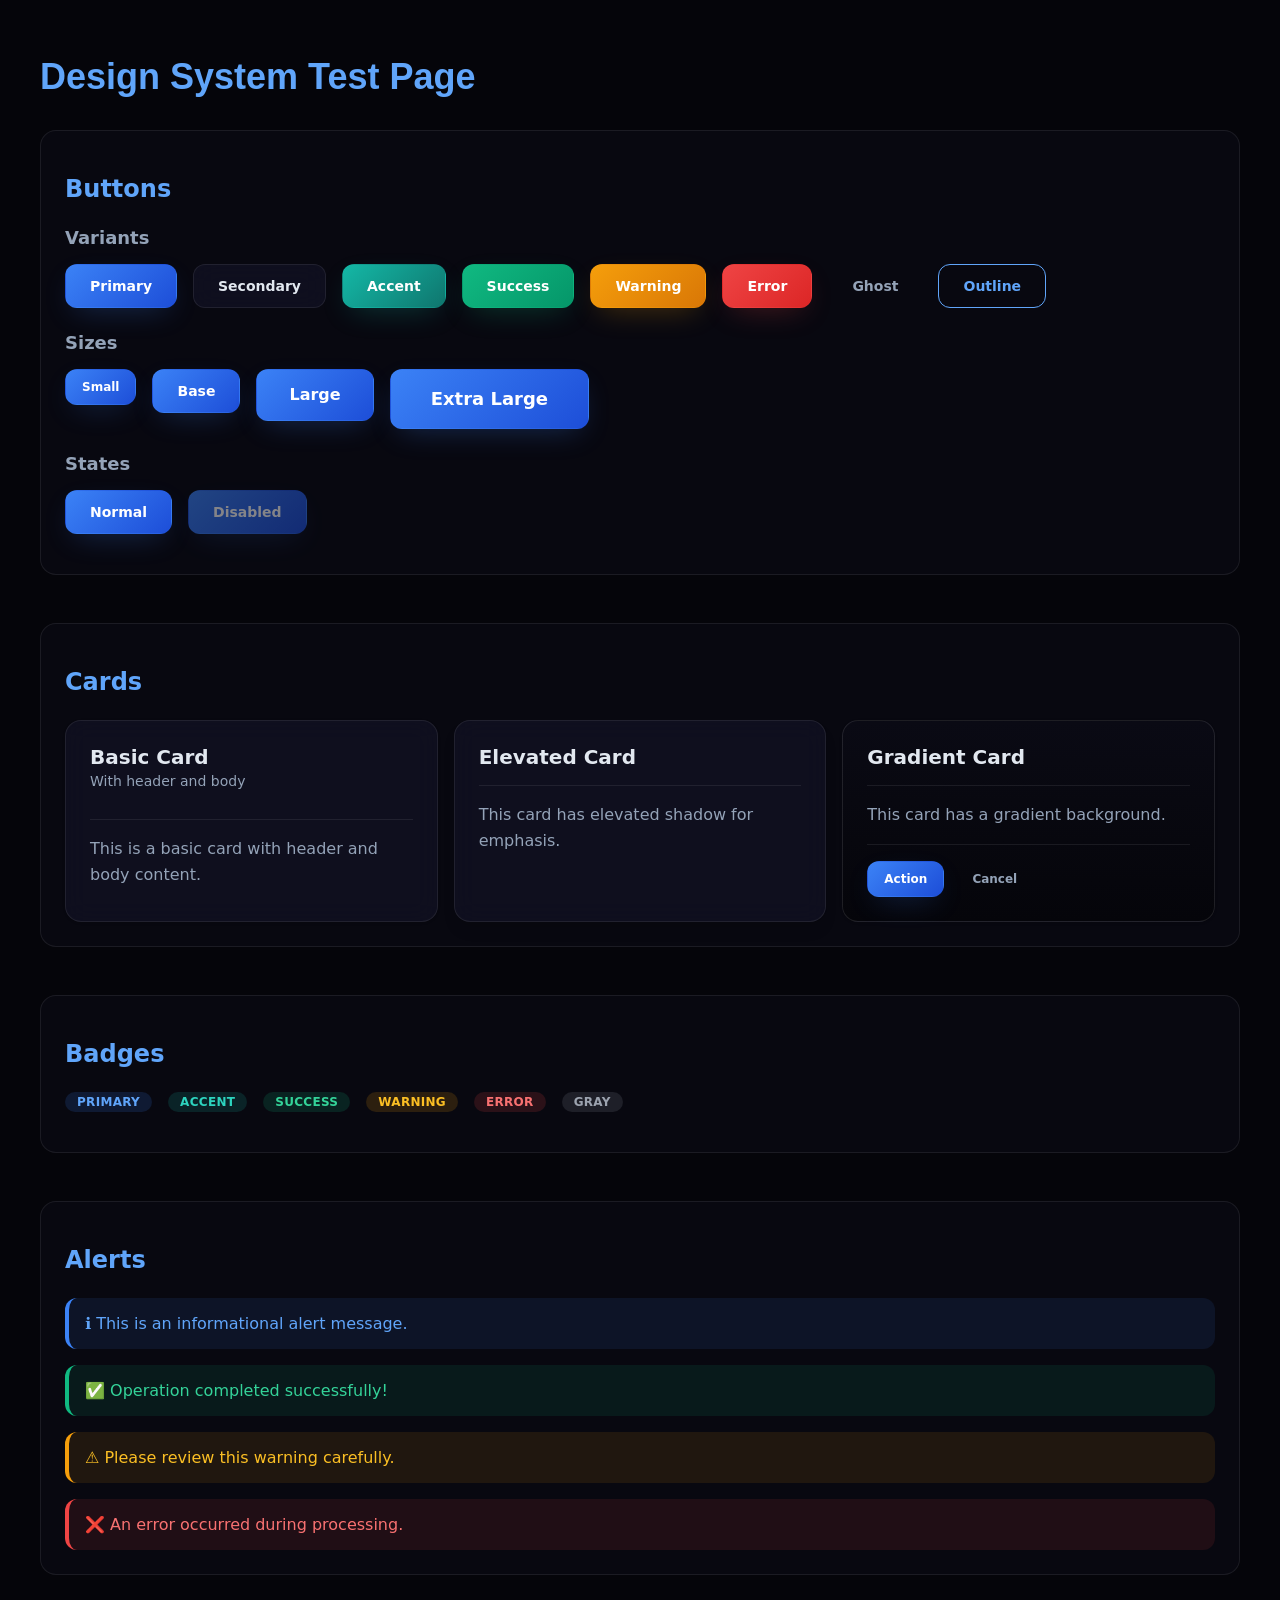
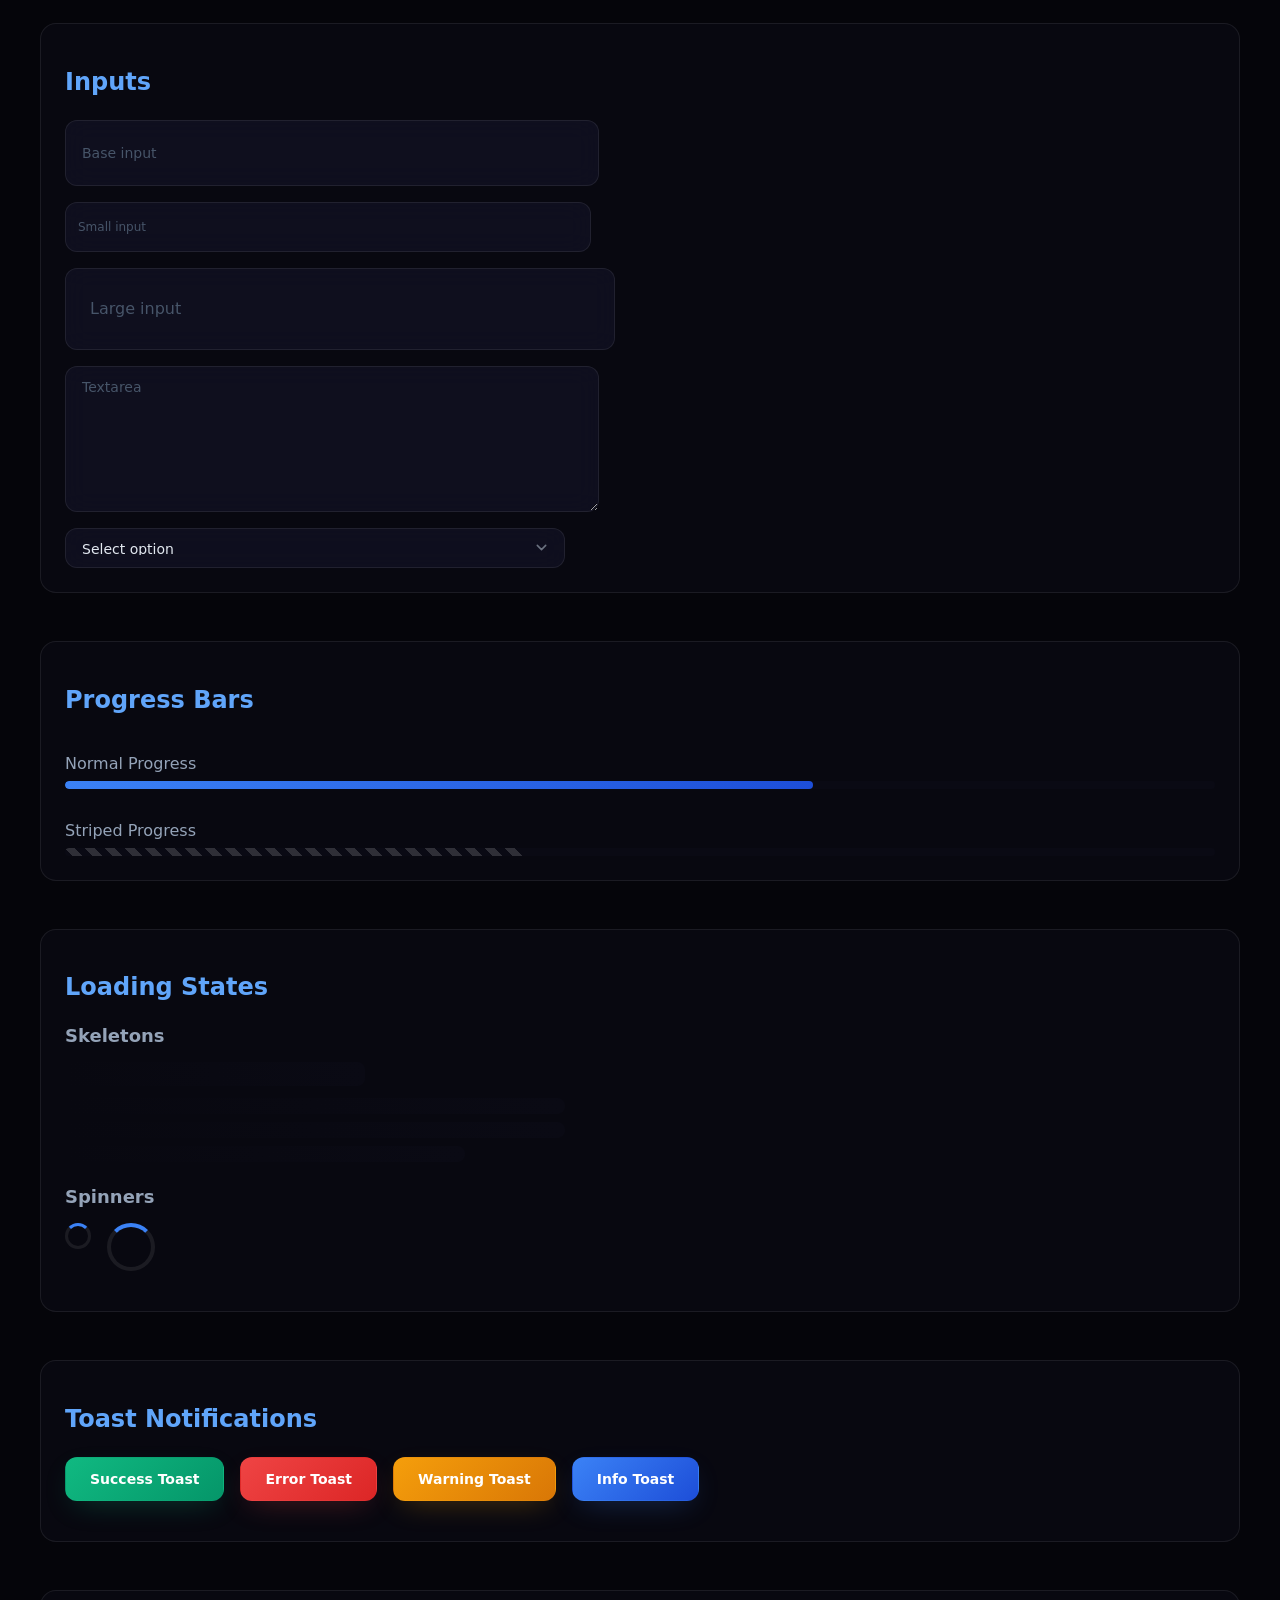
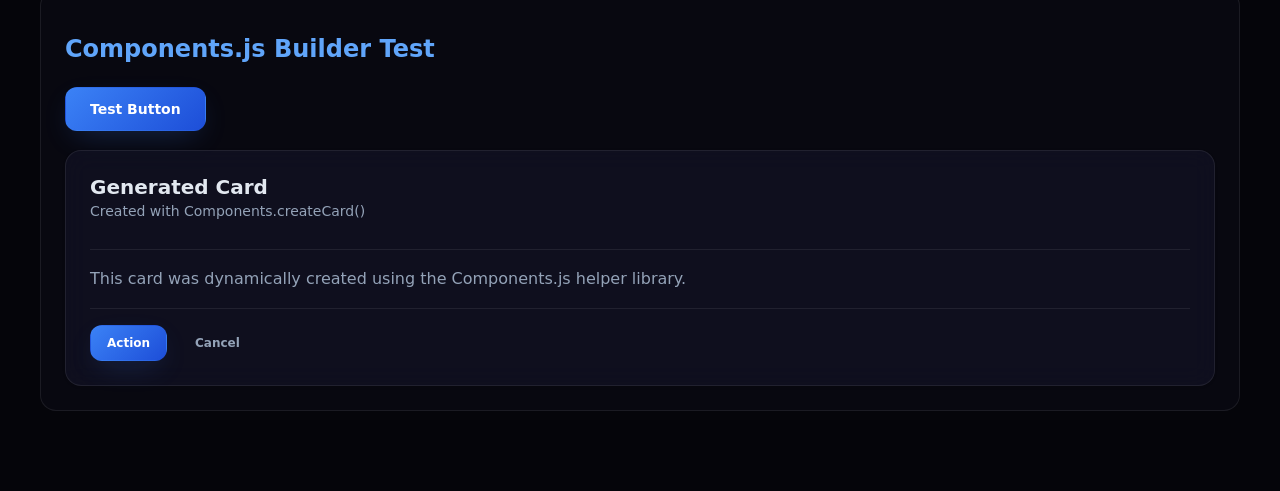
<file: test-design-system.html>
<!DOCTYPE html>
<html lang="en">

<head>
    <meta charset="UTF-8">
    <meta name="viewport" content="width=device-width, initial-scale=1.0">
    <title>Design System Test</title>
    <link rel="stylesheet" href="css/design-system.css">
    <link rel="stylesheet" href="css/components.css">
    <style>
        body {
            font-family: var(--font-sans);
            background: var(--bg-primary);
            color: var(--text-primary);
            padding: var(--space-8);
            max-width: 1200px;
            margin: 0 auto;
        }

        .test-section {
            margin-bottom: var(--space-12);
            padding: var(--space-6);
            background: var(--bg-secondary);
            border-radius: var(--radius-lg);
            border: 1px solid var(--border-color);
        }

        .test-section h2 {
            color: var(--color-primary-400);
            margin-bottom: var(--space-6);
            font-size: var(--text-2xl);
            font-weight: var(--font-bold);
        }

        .component-row {
            display: flex;
            gap: var(--space-4);
            flex-wrap: wrap;
            margin-bottom: var(--space-4);
        }
    </style>
</head>

<body>
    <h1
        style="font-family: var(--font-display); font-size: var(--text-4xl); margin-bottom: var(--space-8); color: var(--color-primary-400);">
        Design System Test Page
    </h1>

    <!-- Buttons -->
    <div class="test-section">
        <h2>Buttons</h2>

        <h3 style="color: var(--text-secondary); font-size: var(--text-lg); margin-bottom: var(--space-4);">Variants
        </h3>
        <div class="component-row">
            <button class="btn btn-primary">Primary</button>
            <button class="btn btn-secondary">Secondary</button>
            <button class="btn btn-accent">Accent</button>
            <button class="btn btn-success">Success</button>
            <button class="btn btn-warning">Warning</button>
            <button class="btn btn-error">Error</button>
            <button class="btn btn-ghost">Ghost</button>
            <button class="btn btn-outline">Outline</button>
        </div>

        <h3 style="color: var(--text-secondary); font-size: var(--text-lg); margin: var(--space-6) 0 var(--space-4);">
            Sizes</h3>
        <div class="component-row">
            <button class="btn btn-primary btn-sm">Small</button>
            <button class="btn btn-primary">Base</button>
            <button class="btn btn-primary btn-lg">Large</button>
            <button class="btn btn-primary btn-xl">Extra Large</button>
        </div>

        <h3 style="color: var(--text-secondary); font-size: var(--text-lg); margin: var(--space-6) 0 var(--space-4);">
            States</h3>
        <div class="component-row">
            <button class="btn btn-primary">Normal</button>
            <button class="btn btn-primary" disabled>Disabled</button>
        </div>
    </div>

    <!-- Cards -->
    <div class="test-section">
        <h2>Cards</h2>
        <div style="display: grid; grid-template-columns: repeat(auto-fit, minmax(300px, 1fr)); gap: var(--space-4);">
            <div class="card">
                <div class="card-header">
                    <h3 class="card-title">Basic Card</h3>
                    <p class="card-subtitle">With header and body</p>
                </div>
                <div class="card-body">
                    This is a basic card with header and body content.
                </div>
            </div>

            <div class="card card-elevated">
                <div class="card-header">
                    <h3 class="card-title">Elevated Card</h3>
                </div>
                <div class="card-body">
                    This card has elevated shadow for emphasis.
                </div>
            </div>

            <div class="card card-gradient">
                <div class="card-header">
                    <h3 class="card-title">Gradient Card</h3>
                </div>
                <div class="card-body">
                    This card has a gradient background.
                </div>
                <div class="card-footer">
                    <button class="btn btn-primary btn-sm">Action</button>
                    <button class="btn btn-ghost btn-sm">Cancel</button>
                </div>
            </div>
        </div>
    </div>

    <!-- Badges -->
    <div class="test-section">
        <h2>Badges</h2>
        <div class="component-row">
            <span class="badge badge-primary">Primary</span>
            <span class="badge badge-accent">Accent</span>
            <span class="badge badge-success">Success</span>
            <span class="badge badge-warning">Warning</span>
            <span class="badge badge-error">Error</span>
            <span class="badge badge-gray">Gray</span>
        </div>
    </div>

    <!-- Alerts -->
    <div class="test-section">
        <h2>Alerts</h2>
        <div style="display: flex; flex-direction: column; gap: var(--space-4);">
            <div class="alert alert-info">ℹ️ This is an informational alert message.</div>
            <div class="alert alert-success">✅ Operation completed successfully!</div>
            <div class="alert alert-warning">⚠️ Please review this warning carefully.</div>
            <div class="alert alert-error">❌ An error occurred during processing.</div>
        </div>
    </div>

    <!-- Inputs -->
    <div class="test-section">
        <h2>Inputs</h2>
        <div style="display: flex; flex-direction: column; gap: var(--space-4); max-width: 500px;">
            <input type="text" class="input" placeholder="Base input">
            <input type="text" class="input input-sm" placeholder="Small input">
            <input type="text" class="input input-lg" placeholder="Large input">
            <textarea class="input textarea" placeholder="Textarea"></textarea>
            <select class="input select">
                <option>Select option</option>
                <option>Option 1</option>
                <option>Option 2</option>
            </select>
        </div>
    </div>

    <!-- Progress Bars -->
    <div class="test-section">
        <h2>Progress Bars</h2>
        <div style="display: flex; flex-direction: column; gap: var(--space-4);">
            <div>
                <p style="margin-bottom: var(--space-2); color: var(--text-secondary);">Normal Progress</p>
                <div class="progress">
                    <div class="progress-bar" style="width: 65%"></div>
                </div>
            </div>
            <div>
                <p style="margin-bottom: var(--space-2); color: var(--text-secondary);">Striped Progress</p>
                <div class="progress progress-striped">
                    <div class="progress-bar" style="width: 40%"></div>
                </div>
            </div>
        </div>
    </div>

    <!-- Loading States -->
    <div class="test-section">
        <h2>Loading States</h2>
        <h3 style="color: var(--text-secondary); font-size: var(--text-lg); margin-bottom: var(--space-4);">Skeletons
        </h3>
        <div style="max-width: 500px;">
            <div class="skeleton skeleton-title"></div>
            <div class="skeleton skeleton-text"></div>
            <div class="skeleton skeleton-text"></div>
            <div class="skeleton skeleton-text" style="width: 80%;"></div>
        </div>

        <h3 style="color: var(--text-secondary); font-size: var(--text-lg); margin: var(--space-6) 0 var(--space-4);">
            Spinners</h3>
        <div class="component-row">
            <div class="spinner"></div>
            <div class="spinner spinner-lg"></div>
        </div>
    </div>

    <!-- Toast Test -->
    <div class="test-section">
        <h2>Toast Notifications</h2>
        <div class="component-row">
            <button class="btn btn-success" onclick="testToast('success')">Success Toast</button>
            <button class="btn btn-error" onclick="testToast('error')">Error Toast</button>
            <button class="btn btn-warning" onclick="testToast('warning')">Warning Toast</button>
            <button class="btn btn-primary" onclick="testToast('info')">Info Toast</button>
        </div>
    </div>

    <!-- Components.js Test -->
    <div class="test-section">
        <h2>Components.js Builder Test</h2>
        <div id="components-test"></div>
    </div>

    <script src="js/lib/ToastManager.js"></script>
    <script src="js/lib/Components.js"></script>
    <script>
        function testToast(type) {
            const messages = {
                success: 'Operation completed successfully!',
                error: 'An error occurred during processing.',
                warning: 'Please review this carefully.',
                info: 'This is an informational message.'
            };
            ToastManager[type](messages[type], {
                title: type.charAt(0).toUpperCase() + type.slice(1)
            });
        }

        // Test Components.js
        const testContainer = document.getElementById('components-test');

        // Test button creation
        const testBtn = Components.createButton({
            text: 'Test Button',
            variant: 'primary',
            onClick: () => ToastManager.success('Button clicked!')
        });
        testContainer.appendChild(testBtn);
        testContainer.appendChild(document.createElement('br'));
        testContainer.appendChild(document.createElement('br'));

        // Test card creation
        const testCard = Components.createCard({
            title: 'Generated Card',
            subtitle: 'Created with Components.createCard()',
            body: 'This card was dynamically created using the Components.js helper library.',
            footer: [
                Components.createButton({ text: 'Action', variant: 'primary', size: 'sm' }),
                Components.createButton({ text: 'Cancel', variant: 'ghost', size: 'sm' })
            ]
        });
        testContainer.appendChild(testCard);
    </script>
</body>

</html>
</file>
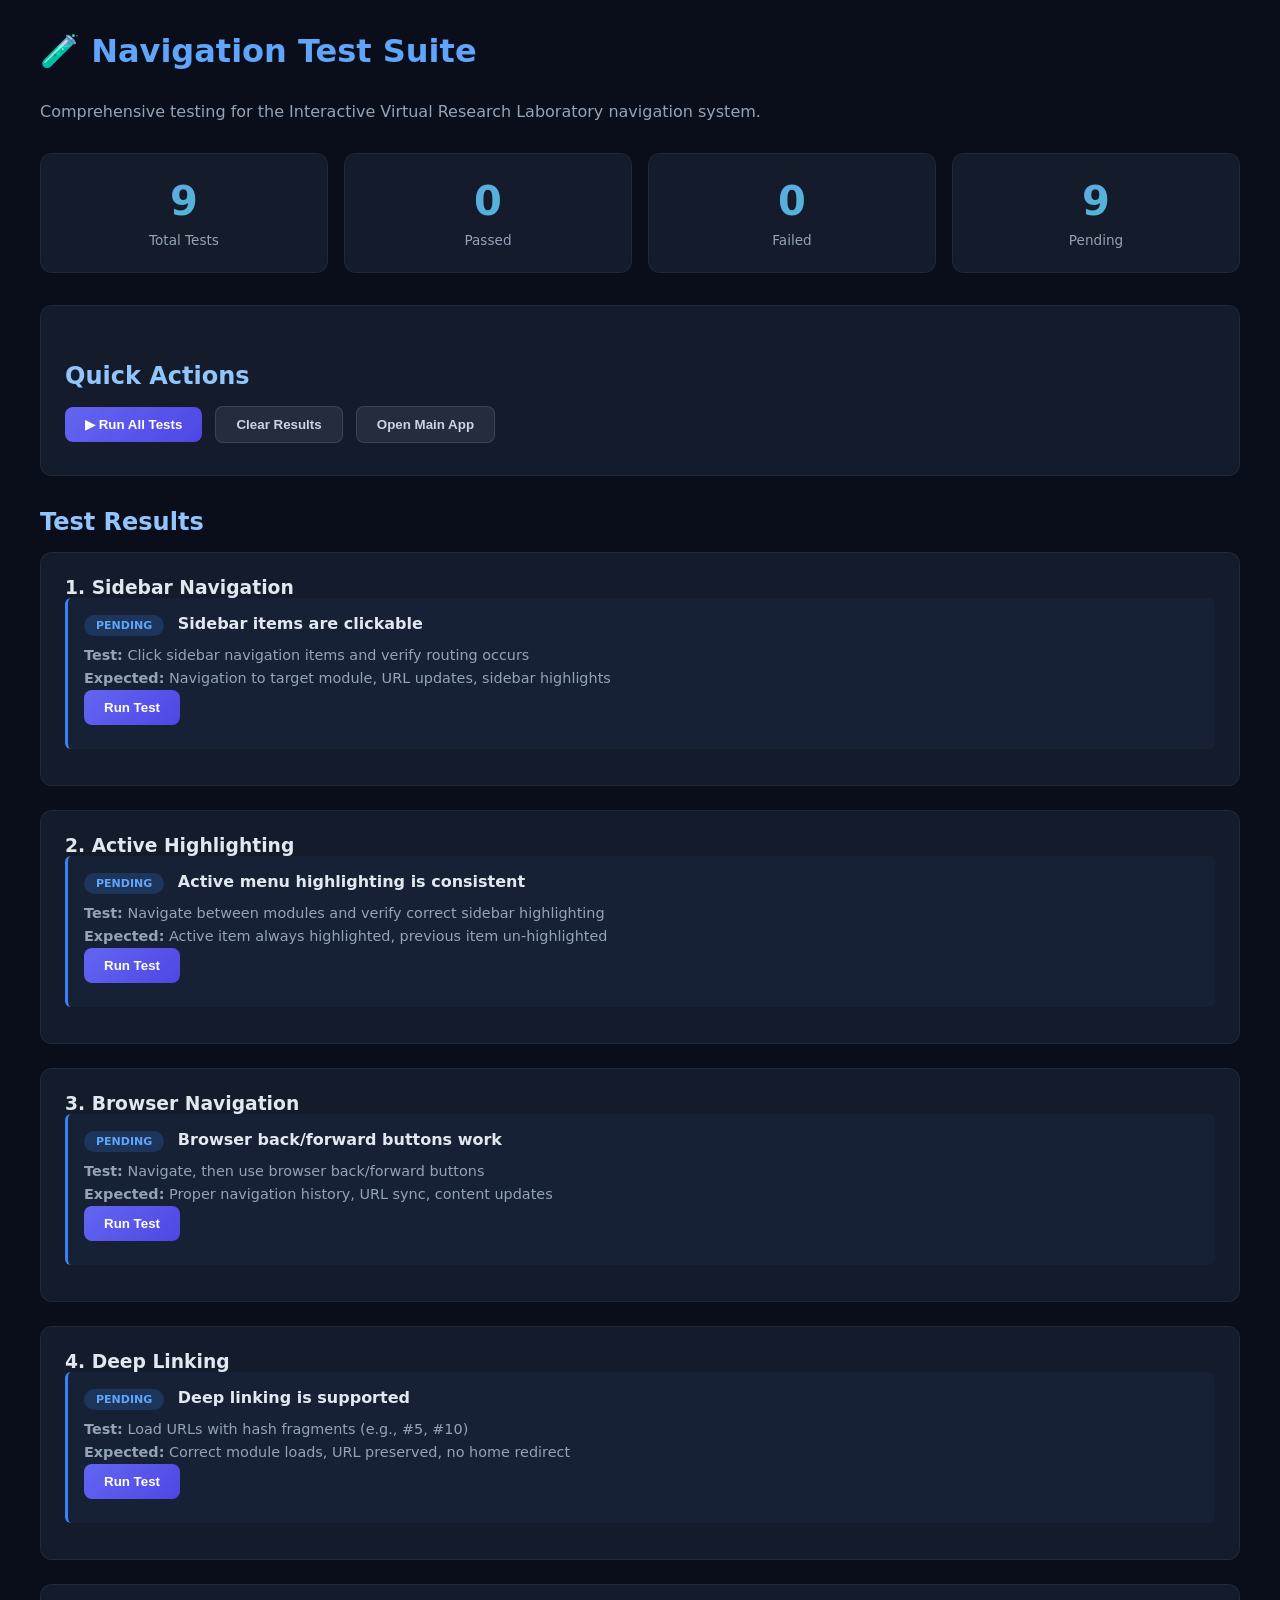
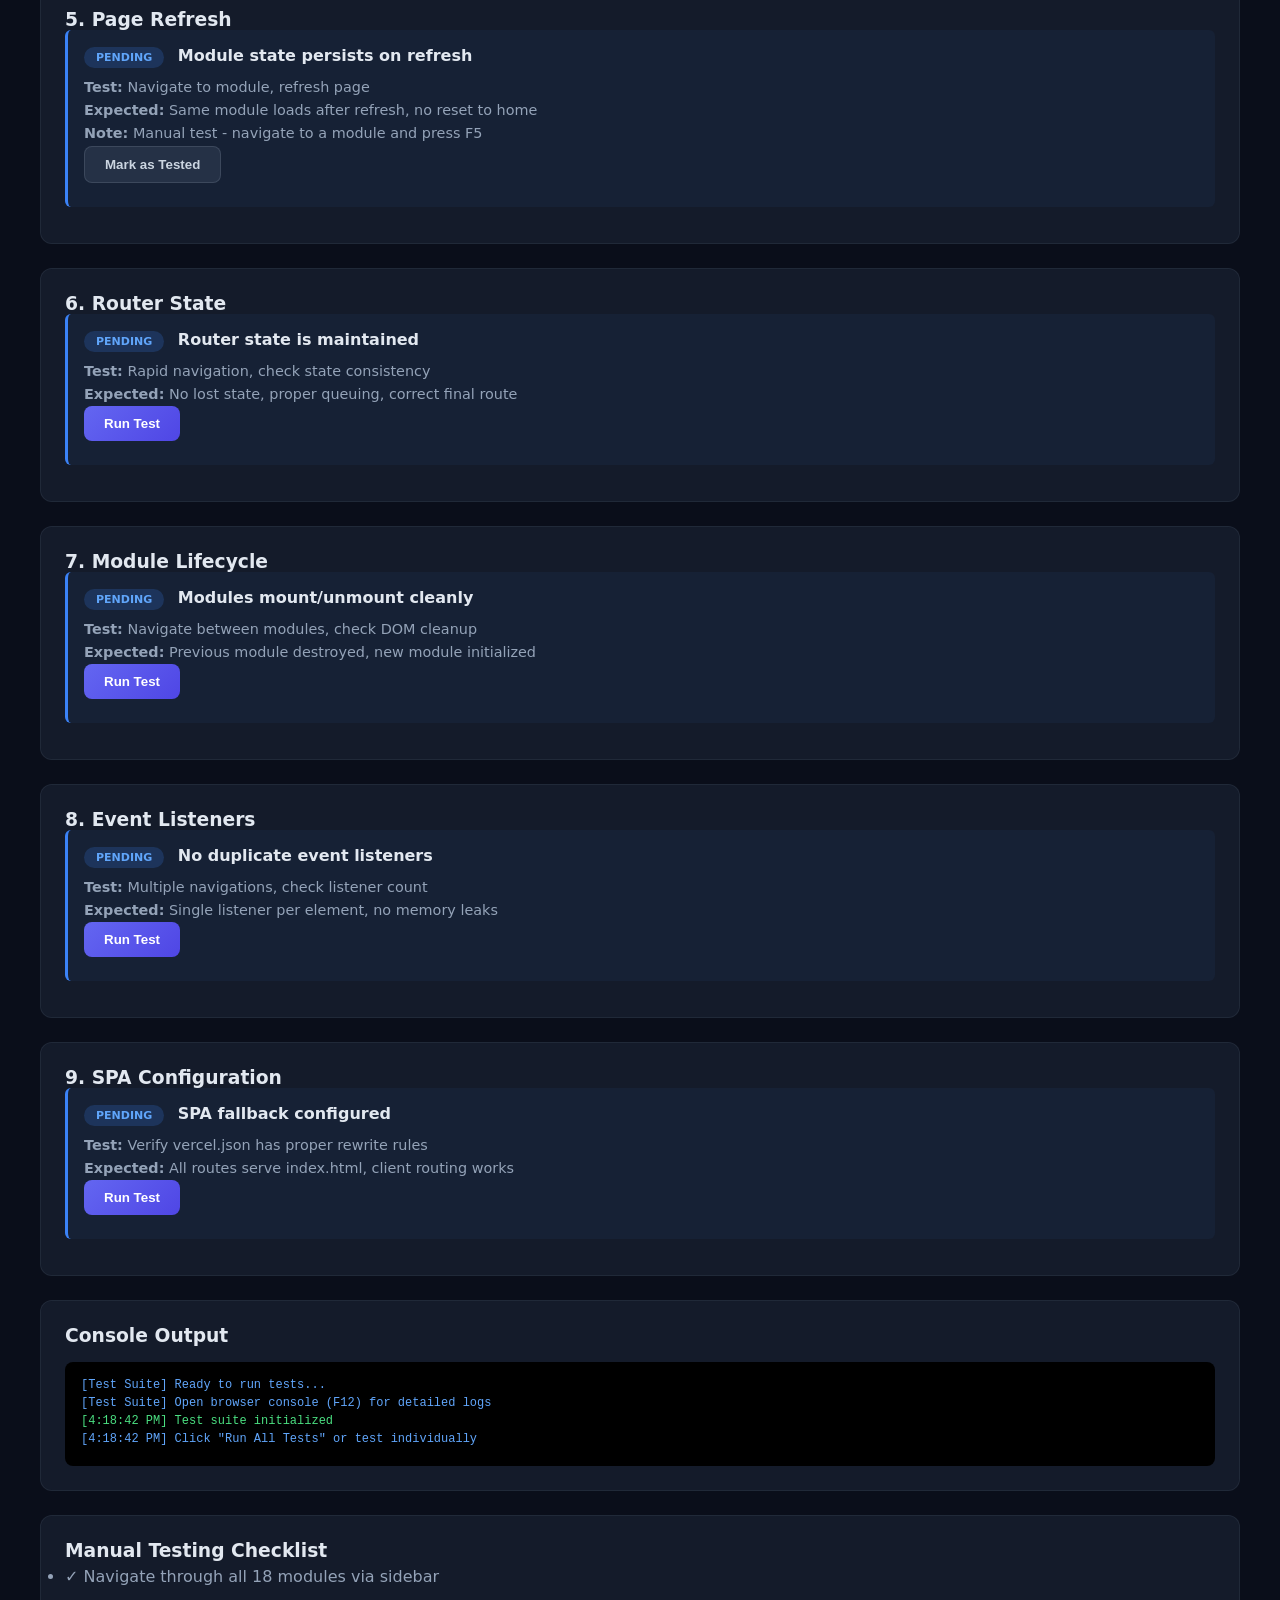
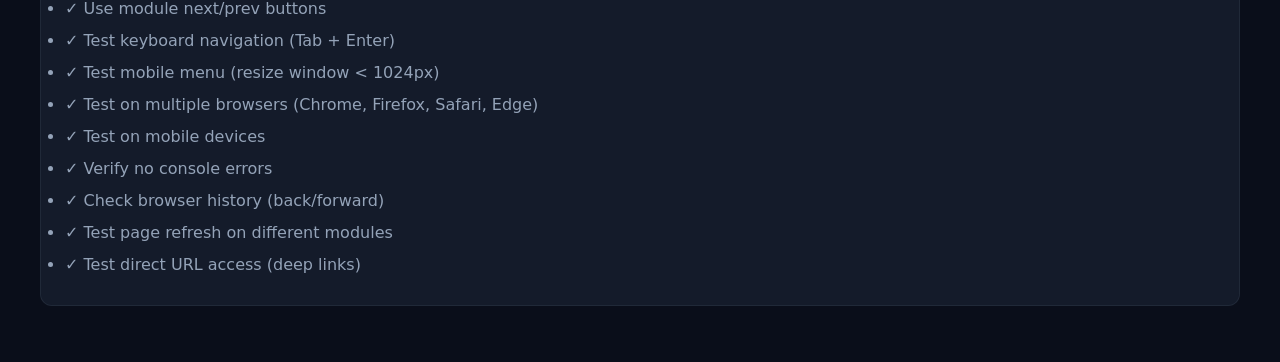
<file: test-navigation.html>
<!DOCTYPE html>
<html lang="en">

<head>
    <meta charset="UTF-8">
    <meta name="viewport" content="width=device-width, initial-scale=1.0">
    <title>Navigation Test Suite - VRL</title>
    <style>
        * {
            margin: 0;
            padding: 0;
            box-sizing: border-box;
        }

        body {
            font-family: system-ui, -apple-system, sans-serif;
            background: #0a0e1a;
            color: #e2e8f0;
            padding: 2rem;
        }

        .container {
            max-width: 1200px;
            margin: 0 auto;
        }

        h1 {
            color: #60a5fa;
            margin-bottom: 2rem;
            font-size: 2rem;
        }

        h2 {
            color: #93c5fd;
            margin: 2rem 0 1rem;
            font-size: 1.5rem;
        }

        .test-section {
            background: rgba(30, 41, 59, 0.5);
            border: 1px solid rgba(148, 163, 184, 0.1);
            border-radius: 12px;
            padding: 1.5rem;
            margin-bottom: 1.5rem;
        }

        .test-item {
            padding: 1rem;
            border-left: 3px solid #3b82f6;
            background: rgba(59, 130, 246, 0.05);
            margin-bottom: 0.75rem;
            border-radius: 6px;
        }

        .test-item.pass {
            border-left-color: #22c55e;
            background: rgba(34, 197, 94, 0.05);
        }

        .test-item.fail {
            border-left-color: #ef4444;
            background: rgba(239, 68, 68, 0.05);
        }

        .test-item h3 {
            font-size: 1rem;
            margin-bottom: 0.5rem;
            color: #e2e8f0;
        }

        .test-item p {
            font-size: 0.9rem;
            color: #94a3b8;
            line-height: 1.6;
        }

        .status {
            display: inline-block;
            padding: 4px 12px;
            border-radius: 999px;
            font-size: 11px;
            font-weight: 600;
            margin-right: 8px;
        }

        .status.pending {
            background: rgba(59, 130, 246, 0.2);
            color: #60a5fa;
        }

        .status.pass {
            background: rgba(34, 197, 94, 0.2);
            color: #4ade80;
        }

        .status.fail {
            background: rgba(239, 68, 68, 0.2);
            color: #f87171;
        }

        .btn {
            padding: 10px 20px;
            border-radius: 8px;
            border: none;
            font-weight: 600;
            cursor: pointer;
            margin-right: 8px;
            margin-bottom: 8px;
            transition: all 0.2s;
        }

        .btn-primary {
            background: linear-gradient(135deg, #6366f1, #4f46e5);
            color: white;
        }

        .btn-primary:hover {
            transform: translateY(-1px);
            box-shadow: 0 4px 12px rgba(99, 102, 241, 0.4);
        }

        .btn-secondary {
            background: rgba(100, 116, 139, 0.2);
            color: #cbd5e1;
            border: 1px solid rgba(148, 163, 184, 0.2);
        }

        .btn-secondary:hover {
            background: rgba(100, 116, 139, 0.3);
        }

        .console-log {
            background: #000;
            border-radius: 8px;
            padding: 1rem;
            margin-top: 1rem;
            max-height: 300px;
            overflow-y: auto;
            font-family: 'Courier New', monospace;
            font-size: 12px;
        }

        .console-log div {
            margin-bottom: 4px;
            color: #94a3b8;
        }

        .console-log .info {
            color: #60a5fa;
        }

        .console-log .success {
            color: #4ade80;
        }

        .console-log .error {
            color: #f87171;
        }

        .console-log .warn {
            color: #fbbf24;
        }

        .stats {
            display: grid;
            grid-template-columns: repeat(4, 1fr);
            gap: 1rem;
            margin-bottom: 2rem;
        }

        .stat-card {
            background: rgba(30, 41, 59, 0.5);
            border: 1px solid rgba(148, 163, 184, 0.1);
            border-radius: 12px;
            padding: 1.5rem;
            text-align: center;
        }

        .stat-value {
            font-size: 2.5rem;
            font-weight: 700;
            background: linear-gradient(135deg, #818cf8, #2dd4bf);
            -webkit-background-clip: text;
            -webkit-text-fill-color: transparent;
        }

        .stat-label {
            font-size: 0.85rem;
            color: #94a3b8;
            margin-top: 0.5rem;
        }

        a {
            color: #60a5fa;
            text-decoration: none;
        }

        a:hover {
            text-decoration: underline;
        }
    </style>
</head>

<body>
    <div class="container">
        <h1>🧪 Navigation Test Suite</h1>
        <p style="color: #94a3b8; margin-bottom: 2rem;">Comprehensive testing for the Interactive Virtual Research
            Laboratory navigation system.</p>

        <div class="stats">
            <div class="stat-card">
                <div class="stat-value" id="total-tests">0</div>
                <div class="stat-label">Total Tests</div>
            </div>
            <div class="stat-card">
                <div class="stat-value" id="passed-tests">0</div>
                <div class="stat-label">Passed</div>
            </div>
            <div class="stat-card">
                <div class="stat-value" id="failed-tests">0</div>
                <div class="stat-label">Failed</div>
            </div>
            <div class="stat-card">
                <div class="stat-value" id="pending-tests">9</div>
                <div class="stat-label">Pending</div>
            </div>
        </div>

        <div class="test-section">
            <h2>Quick Actions</h2>
            <button class="btn btn-primary" onclick="runAllTests()">▶ Run All Tests</button>
            <button class="btn btn-secondary" onclick="clearResults()">Clear Results</button>
            <button class="btn btn-secondary" onclick="window.open('index.html', '_blank')">Open Main App</button>
        </div>

        <h2>Test Results</h2>

        <div class="test-section">
            <h3>1. Sidebar Navigation</h3>
            <div class="test-item" id="test-sidebar">
                <h3><span class="status pending">PENDING</span> Sidebar items are clickable</h3>
                <p><strong>Test:</strong> Click sidebar navigation items and verify routing occurs</p>
                <p><strong>Expected:</strong> Navigation to target module, URL updates, sidebar highlights</p>
                <button class="btn btn-primary" onclick="testSidebar()">Run Test</button>
            </div>
        </div>

        <div class="test-section">
            <h3>2. Active Highlighting</h3>
            <div class="test-item" id="test-highlighting">
                <h3><span class="status pending">PENDING</span> Active menu highlighting is consistent</h3>
                <p><strong>Test:</strong> Navigate between modules and verify correct sidebar highlighting</p>
                <p><strong>Expected:</strong> Active item always highlighted, previous item un-highlighted</p>
                <button class="btn btn-primary" onclick="testHighlighting()">Run Test</button>
            </div>
        </div>

        <div class="test-section">
            <h3>3. Browser Navigation</h3>
            <div class="test-item" id="test-back-forward">
                <h3><span class="status pending">PENDING</span> Browser back/forward buttons work</h3>
                <p><strong>Test:</strong> Navigate, then use browser back/forward buttons</p>
                <p><strong>Expected:</strong> Proper navigation history, URL sync, content updates</p>
                <button class="btn btn-primary" onclick="testBackForward()">Run Test</button>
            </div>
        </div>

        <div class="test-section">
            <h3>4. Deep Linking</h3>
            <div class="test-item" id="test-deep-link">
                <h3><span class="status pending">PENDING</span> Deep linking is supported</h3>
                <p><strong>Test:</strong> Load URLs with hash fragments (e.g., #5, #10)</p>
                <p><strong>Expected:</strong> Correct module loads, URL preserved, no home redirect</p>
                <button class="btn btn-primary" onclick="testDeepLink()">Run Test</button>
            </div>
        </div>

        <div class="test-section">
            <h3>5. Page Refresh</h3>
            <div class="test-item" id="test-refresh">
                <h3><span class="status pending">PENDING</span> Module state persists on refresh</h3>
                <p><strong>Test:</strong> Navigate to module, refresh page</p>
                <p><strong>Expected:</strong> Same module loads after refresh, no reset to home</p>
                <p><strong>Note:</strong> Manual test - navigate to a module and press F5</p>
                <button class="btn btn-secondary" onclick="manualTest('refresh')">Mark as Tested</button>
            </div>
        </div>

        <div class="test-section">
            <h3>6. Router State</h3>
            <div class="test-item" id="test-router-state">
                <h3><span class="status pending">PENDING</span> Router state is maintained</h3>
                <p><strong>Test:</strong> Rapid navigation, check state consistency</p>
                <p><strong>Expected:</strong> No lost state, proper queuing, correct final route</p>
                <button class="btn btn-primary" onclick="testRouterState()">Run Test</button>
            </div>
        </div>

        <div class="test-section">
            <h3>7. Module Lifecycle</h3>
            <div class="test-item" id="test-lifecycle">
                <h3><span class="status pending">PENDING</span> Modules mount/unmount cleanly</h3>
                <p><strong>Test:</strong> Navigate between modules, check DOM cleanup</p>
                <p><strong>Expected:</strong> Previous module destroyed, new module initialized</p>
                <button class="btn btn-primary" onclick="testLifecycle()">Run Test</button>
            </div>
        </div>

        <div class="test-section">
            <h3>8. Event Listeners</h3>
            <div class="test-item" id="test-listeners">
                <h3><span class="status pending">PENDING</span> No duplicate event listeners</h3>
                <p><strong>Test:</strong> Multiple navigations, check listener count</p>
                <p><strong>Expected:</strong> Single listener per element, no memory leaks</p>
                <button class="btn btn-primary" onclick="testListeners()">Run Test</button>
            </div>
        </div>

        <div class="test-section">
            <h3>9. SPA Configuration</h3>
            <div class="test-item" id="test-spa">
                <h3><span class="status pending">PENDING</span> SPA fallback configured</h3>
                <p><strong>Test:</strong> Verify vercel.json has proper rewrite rules</p>
                <p><strong>Expected:</strong> All routes serve index.html, client routing works</p>
                <button class="btn btn-primary" onclick="testSPAConfig()">Run Test</button>
            </div>
        </div>

        <div class="test-section">
            <h3>Console Output</h3>
            <div class="console-log" id="console-output">
                <div class="info">[Test Suite] Ready to run tests...</div>
                <div class="info">[Test Suite] Open browser console (F12) for detailed logs</div>
            </div>
        </div>

        <div class="test-section">
            <h3>Manual Testing Checklist</h3>
            <ul style="color: #94a3b8; line-height: 2;">
                <li>✓ Navigate through all 18 modules via sidebar</li>
                <li>✓ Use module next/prev buttons</li>
                <li>✓ Test keyboard navigation (Tab + Enter)</li>
                <li>✓ Test mobile menu (resize window &lt; 1024px)</li>
                <li>✓ Test on multiple browsers (Chrome, Firefox, Safari, Edge)</li>
                <li>✓ Test on mobile devices</li>
                <li>✓ Verify no console errors</li>
                <li>✓ Check browser history (back/forward)</li>
                <li>✓ Test page refresh on different modules</li>
                <li>✓ Test direct URL access (deep links)</li>
            </ul>
        </div>

    </div>

    <script>
        let testResults = { total: 9, passed: 0, failed: 0, pending: 9 };

        function log(message, type = 'info') {
            const output = document.getElementById('console-output');
            const div = document.createElement('div');
            div.className = type;
            div.textContent = `[${new Date().toLocaleTimeString()}] ${message}`;
            output.appendChild(div);
            output.scrollTop = output.scrollHeight;
            console.log(message);
        }

        function updateStats() {
            document.getElementById('total-tests').textContent = testResults.total;
            document.getElementById('passed-tests').textContent = testResults.passed;
            document.getElementById('failed-tests').textContent = testResults.failed;
            document.getElementById('pending-tests').textContent = testResults.pending;
        }

        function markTest(testId, passed, message) {
            const test = document.getElementById(testId);
            const status = test.querySelector('.status');

            if (status.classList.contains('pending')) {
                testResults.pending--;
            } else if (status.classList.contains('pass')) {
                testResults.passed--;
            } else if (status.classList.contains('fail')) {
                testResults.failed--;
            }

            status.classList.remove('pending', 'pass', 'fail');
            test.classList.remove('pass', 'fail');

            if (passed) {
                status.classList.add('pass');
                status.textContent = 'PASS';
                test.classList.add('pass');
                testResults.passed++;
                log(message || 'Test passed', 'success');
            } else {
                status.classList.add('fail');
                status.textContent = 'FAIL';
                test.classList.add('fail');
                testResults.failed++;
                log(message || 'Test failed', 'error');
            }

            updateStats();
        }

        function testSidebar() {
            log('Testing sidebar navigation...', 'info');
            const mainWindow = window.open('index.html', '_blank');

            setTimeout(() => {
                log('Manual verification required: Click sidebar items in the opened window', 'warn');
                log('Expected: Navigation occurs, URL updates, sidebar highlights', 'info');
                const result = confirm('Did sidebar navigation work correctly?');
                markTest('test-sidebar', result, result ? 'Sidebar navigation works' : 'Sidebar navigation failed');
            }, 2000);
        }

        function testHighlighting() {
            log('Testing active highlighting...', 'info');
            log('Manual verification required: Navigate and check highlighting', 'warn');
            const result = confirm('Is active highlighting consistent across navigation?');
            markTest('test-highlighting', result, result ? 'Highlighting consistent' : 'Highlighting inconsistent');
        }

        function testBackForward() {
            log('Testing browser navigation buttons...', 'info');
            log('Manual verification required: Use browser back/forward buttons', 'warn');
            const result = confirm('Do browser back/forward buttons work correctly?');
            markTest('test-back-forward', result, result ? 'Browser navigation works' : 'Browser navigation failed');
        }

        function testDeepLink() {
            log('Testing deep linking...', 'info');
            const urls = ['index.html#5', 'index.html#10', 'index.html#15'];
            urls.forEach((url, i) => {
                setTimeout(() => {
                    window.open(url, `_deeplink${i}`);
                    log(`Opened: ${url}`, 'info');
                }, i * 1000);
            });

            setTimeout(() => {
                const result = confirm('Did all deep links load the correct modules?');
                markTest('test-deep-link', result, result ? 'Deep linking works' : 'Deep linking failed');
            }, urls.length * 1000 + 1000);
        }

        function testRouterState() {
            log('Testing router state management...', 'info');
            log('Manual verification required: Rapidly click navigation items', 'warn');
            const result = confirm('Does router state remain consistent during rapid navigation?');
            markTest('test-router-state', result, result ? 'Router state maintained' : 'Router state lost');
        }

        function testLifecycle() {
            log('Testing module lifecycle...', 'info');
            log('Manual verification required: Navigate and check console for init/destroy logs', 'warn');
            const result = confirm('Do modules mount and unmount cleanly (check console)?');
            markTest('test-lifecycle', result, result ? 'Module lifecycle clean' : 'Module lifecycle issues');
        }

        function testListeners() {
            log('Testing event listeners...', 'info');
            log('Manual verification required: Navigate multiple times, check DevTools listeners', 'warn');
            const result = confirm('Are there no duplicate event listeners (check DevTools)?');
            markTest('test-listeners', result, result ? 'No duplicate listeners' : 'Duplicate listeners found');
        }

        function testSPAConfig() {
            log('Checking SPA configuration...', 'info');
            fetch('vercel.json')
                .then(r => r.json())
                .then(config => {
                    const hasRewrite = config.routes && config.routes.some(r => r.dest === '/index.html');
                    markTest('test-spa', hasRewrite, hasRewrite ? 'SPA config correct' : 'SPA config missing');
                })
                .catch(e => {
                    log('Error reading vercel.json: ' + e.message, 'error');
                    markTest('test-spa', false, 'Could not verify SPA config');
                });
        }

        function manualTest(testId) {
            const result = confirm('Have you manually tested this feature?');
            markTest(`test-${testId}`, result, result ? 'Manual test passed' : 'Manual test failed');
        }

        function runAllTests() {
            log('Starting full test suite...', 'info');
            setTimeout(() => testSPAConfig(), 500);
            log('Other tests require manual verification - please run them individually', 'warn');
        }

        function clearResults() {
            testResults = { total: 9, passed: 0, failed: 0, pending: 9 };
            updateStats();
            document.querySelectorAll('.test-item').forEach(item => {
                const status = item.querySelector('.status');
                status.classList.remove('pass', 'fail');
                status.classList.add('pending');
                status.textContent = 'PENDING';
                item.classList.remove('pass', 'fail');
            });
            document.getElementById('console-output').innerHTML = '<div class="info">[Test Suite] Results cleared</div>';
            log('Test suite ready', 'info');
        }

        // Initialize
        updateStats();
        log('Test suite initialized', 'success');
        log('Click "Run All Tests" or test individually', 'info');
    </script>
</body>

</html>
</file>
<file: css/design-system.css>
/* ═══════════════════════════════════════════════════════════════
   DESIGN SYSTEM - Interactive Virtual Research Laboratory
   Version: 2.0
   Unified design tokens, spacing, typography, and color system
   ═══════════════════════════════════════════════════════════════ */

:root {
  /* ──────────────────────────────────────────────────────────────
     COLOR SYSTEM
     ────────────────────────────────────────────────────────────── */

  /* Primary (Blue) */
  --color-primary-50: #eff6ff;
  --color-primary-100: #dbeafe;
  --color-primary-200: #bfdbfe;
  --color-primary-300: #93c5fd;
  --color-primary-400: #60a5fa;
  --color-primary-500: #3b82f6;
  --color-primary-600: #2563eb;
  --color-primary-700: #1d4ed8;
  --color-primary-800: #1e40af;
  --color-primary-900: #1e3a8a;

  /* Accent (Teal) */
  --color-accent-50: #f0fdfa;
  --color-accent-100: #ccfbf1;
  --color-accent-200: #99f6e4;
  --color-accent-300: #5eead4;
  --color-accent-400: #2dd4bf;
  --color-accent-500: #14b8a6;
  --color-accent-600: #0d9488;
  --color-accent-700: #0f766e;
  --color-accent-800: #115e59;
  --color-accent-900: #134e4a;

  /* Semantic Colors */
  --color-success: #10b981;
  --color-success-light: #34d399;
  --color-success-dark: #059669;

  --color-warning: #f59e0b;
  --color-warning-light: #fbbf24;
  --color-warning-dark: #d97706;

  --color-error: #ef4444;
  --color-error-light: #f87171;
  --color-error-dark: #dc2626;

  --color-info: #3b82f6;
  --color-info-light: #60a5fa;
  --color-info-dark: #2563eb;

  /* Neutral Grays */
  --color-gray-50: #f9fafb;
  --color-gray-100: #f3f4f6;
  --color-gray-200: #e5e7eb;
  --color-gray-300: #d1d5db;
  --color-gray-400: #9ca3af;
  --color-gray-500: #6b7280;
  --color-gray-600: #4b5563;
  --color-gray-700: #374151;
  --color-gray-800: #1f2937;
  --color-gray-900: #111827;

  /* Dark Theme Colors */
  --color-dark-50: #2a2a3e;
  --color-dark-100: #24243a;
  --color-dark-200: #1e1e32;
  --color-dark-300: #18182a;
  --color-dark-400: #141426;
  --color-dark-500: #101020;
  --color-dark-600: #0c0c18;
  --color-dark-700: #0a0a14;
  --color-dark-800: #080810;
  --color-dark-900: #05050a;

  /* ──────────────────────────────────────────────────────────────
     SPACING SYSTEM (8px base)
     ────────────────────────────────────────────────────────────── */

  --space-0: 0;
  --space-1: 0.25rem; /* 4px */
  --space-2: 0.5rem; /* 8px */
  --space-3: 0.75rem; /* 12px */
  --space-4: 1rem; /* 16px */
  --space-5: 1.25rem; /* 20px */
  --space-6: 1.5rem; /* 24px */
  --space-8: 2rem; /* 32px */
  --space-10: 2.5rem; /* 40px */
  --space-12: 3rem; /* 48px */
  --space-16: 4rem; /* 64px */
  --space-20: 5rem; /* 80px */
  --space-24: 6rem; /* 96px */
  --space-32: 8rem; /* 128px */

  /* ──────────────────────────────────────────────────────────────
     TYPOGRAPHY SYSTEM
     ────────────────────────────────────────────────────────────── */

  /* Font Families */
  --font-sans:
    "Inter", -apple-system, BlinkMacSystemFont, "Segoe UI", system-ui,
    sans-serif;
  --font-mono: "JetBrains Mono", "Fira Code", "Courier New", monospace;
  --font-display: "Orbitron", "Inter", sans-serif;

  /* Font Sizes */
  --text-xs: 0.75rem; /* 12px */
  --text-sm: 0.875rem; /* 14px */
  --text-base: 1rem; /* 16px */
  --text-lg: 1.125rem; /* 18px */
  --text-xl: 1.25rem; /* 20px */
  --text-2xl: 1.5rem; /* 24px */
  --text-3xl: 1.875rem; /* 30px */
  --text-4xl: 2.25rem; /* 36px */
  --text-5xl: 3rem; /* 48px */
  --text-6xl: 3.75rem; /* 60px */
  --text-7xl: 4.5rem; /* 72px */

  /* Font Weights */
  --font-thin: 100;
  --font-light: 300;
  --font-normal: 400;
  --font-medium: 500;
  --font-semibold: 600;
  --font-bold: 700;
  --font-extrabold: 800;
  --font-black: 900;

  /* Line Heights */
  --leading-none: 1;
  --leading-tight: 1.25;
  --leading-snug: 1.375;
  --leading-normal: 1.5;
  --leading-relaxed: 1.625;
  --leading-loose: 2;

  /* Letter Spacing */
  --tracking-tighter: -0.05em;
  --tracking-tight: -0.025em;
  --tracking-normal: 0;
  --tracking-wide: 0.025em;
  --tracking-wider: 0.05em;
  --tracking-widest: 0.1em;

  /* ──────────────────────────────────────────────────────────────
     BORDER RADIUS
     ────────────────────────────────────────────────────────────── */

  --radius-none: 0;
  --radius-sm: 0.25rem; /* 4px */
  --radius-base: 0.5rem; /* 8px */
  --radius-md: 0.75rem; /* 12px */
  --radius-lg: 1rem; /* 16px */
  --radius-xl: 1.5rem; /* 24px */
  --radius-2xl: 2rem; /* 32px */
  --radius-full: 9999px;

  /* ──────────────────────────────────────────────────────────────
     SHADOWS
     ────────────────────────────────────────────────────────────── */

  --shadow-sm: 0 1px 2px 0 rgba(0, 0, 0, 0.05);
  --shadow-base:
    0 1px 3px 0 rgba(0, 0, 0, 0.1), 0 1px 2px 0 rgba(0, 0, 0, 0.06);
  --shadow-md:
    0 4px 6px -1px rgba(0, 0, 0, 0.1), 0 2px 4px -1px rgba(0, 0, 0, 0.06);
  --shadow-lg:
    0 10px 15px -3px rgba(0, 0, 0, 0.1), 0 4px 6px -2px rgba(0, 0, 0, 0.05);
  --shadow-xl:
    0 20px 25px -5px rgba(0, 0, 0, 0.1), 0 10px 10px -5px rgba(0, 0, 0, 0.04);
  --shadow-2xl: 0 25px 50px -12px rgba(0, 0, 0, 0.25);
  --shadow-inner: inset 0 2px 4px 0 rgba(0, 0, 0, 0.06);
  --shadow-none: none;

  /* Colored Shadows */
  --shadow-primary: 0 10px 30px -10px rgba(59, 130, 246, 0.3);
  --shadow-accent: 0 10px 30px -10px rgba(20, 184, 166, 0.3);
  --shadow-success: 0 10px 30px -10px rgba(16, 185, 129, 0.3);
  --shadow-warning: 0 10px 30px -10px rgba(245, 158, 11, 0.3);
  --shadow-error: 0 10px 30px -10px rgba(239, 68, 68, 0.3);

  /* ──────────────────────────────────────────────────────────────
     TRANSITIONS
     ────────────────────────────────────────────────────────────── */

  --transition-fast: 150ms;
  --transition-base: 300ms;
  --transition-slow: 500ms;
  --transition-slower: 700ms;

  --ease-linear: linear;
  --ease-in: cubic-bezier(0.4, 0, 1, 1);
  --ease-out: cubic-bezier(0, 0, 0.2, 1);
  --ease-in-out: cubic-bezier(0.4, 0, 0.2, 1);
  --ease-bounce: cubic-bezier(0.68, -0.55, 0.265, 1.55);

  /* ──────────────────────────────────────────────────────────────
     Z-INDEX SCALE
     ────────────────────────────────────────────────────────────── */

  --z-base: 0;
  --z-dropdown: 100;
  --z-sticky: 200;
  --z-fixed: 300;
  --z-modal-backdrop: 400;
  --z-modal: 500;
  --z-popover: 600;
  --z-tooltip: 700;
  --z-notification: 800;
  --z-max: 9999;

  /* ──────────────────────────────────────────────────────────────
     BREAKPOINTS (for reference, used in media queries)
     ────────────────────────────────────────────────────────────── */

  --breakpoint-xs: 375px;
  --breakpoint-sm: 640px;
  --breakpoint-md: 768px;
  --breakpoint-lg: 1024px;
  --breakpoint-xl: 1280px;
  --breakpoint-2xl: 1536px;

  /* ──────────────────────────────────────────────────────────────
     COMPONENT SPECIFIC
     ────────────────────────────────────────────────────────────── */

  /* Buttons */
  --button-height-sm: 32px;
  --button-height-base: 40px;
  --button-height-lg: 48px;
  --button-height-xl: 56px;

  --button-padding-sm: var(--space-2) var(--space-4);
  --button-padding-base: var(--space-3) var(--space-6);
  --button-padding-lg: var(--space-4) var(--space-8);
  --button-padding-xl: var(--space-5) var(--space-10);

  /* Cards */
  --card-padding-sm: var(--space-4);
  --card-padding-base: var(--space-6);
  --card-padding-lg: var(--space-8);

  /* Inputs */
  --input-height-sm: 32px;
  --input-height-base: 40px;
  --input-height-lg: 48px;

  /* Sidebar */
  --sidebar-width: 280px;
  --sidebar-collapsed-width: 60px;

  /* Header */
  --header-height: 64px;

  /* ──────────────────────────────────────────────────────────────
     GLASSMORPHISM
     ────────────────────────────────────────────────────────────── */

  --glass-bg: rgba(20, 20, 40, 0.6);
  --glass-bg-light: rgba(255, 255, 255, 0.1);
  --glass-border: rgba(255, 255, 255, 0.1);
  --glass-blur: 12px;

  /* ──────────────────────────────────────────────────────────────
     GRADIENTS
     ────────────────────────────────────────────────────────────── */

  --gradient-primary: linear-gradient(
    135deg,
    var(--color-primary-500),
    var(--color-primary-700)
  );
  --gradient-accent: linear-gradient(
    135deg,
    var(--color-accent-500),
    var(--color-accent-700)
  );
  --gradient-success: linear-gradient(
    135deg,
    var(--color-success),
    var(--color-success-dark)
  );
  --gradient-warning: linear-gradient(
    135deg,
    var(--color-warning),
    var(--color-warning-dark)
  );
  --gradient-error: linear-gradient(
    135deg,
    var(--color-error),
    var(--color-error-dark)
  );

  --gradient-primary-to-accent: linear-gradient(
    135deg,
    var(--color-primary-500),
    var(--color-accent-500)
  );
  --gradient-dark: linear-gradient(
    180deg,
    var(--color-dark-700),
    var(--color-dark-900)
  );

  /* ──────────────────────────────────────────────────────────────
     THEME VARIABLES (reassigned based on theme)
     ────────────────────────────────────────────────────────────── */

  /* Background */
  --bg-primary: var(--color-dark-900);
  --bg-secondary: var(--color-dark-800);
  --bg-tertiary: var(--color-dark-700);
  --bg-elevated: var(--color-dark-600);

  /* Text */
  --text-primary: #e2e8f0;
  --text-secondary: #94a3b8;
  --text-tertiary: #64748b;
  --text-muted: #475569;
  --text-inverse: var(--color-dark-900);

  /* Borders */
  --border-color: rgba(255, 255, 255, 0.08);
  --border-color-hover: rgba(255, 255, 255, 0.16);
  --border-color-focus: var(--color-primary-500);

  /* Interactive */
  --interactive-hover: rgba(255, 255, 255, 0.05);
  --interactive-active: rgba(255, 255, 255, 0.1);
  --interactive-disabled: rgba(255, 255, 255, 0.3);
}

/* ──────────────────────────────────────────────────────────────
   LIGHT THEME OVERRIDES
   ────────────────────────────────────────────────────────────── */

[data-theme="light"] {
  /* Background */
  --bg-primary: #ffffff;
  --bg-secondary: var(--color-gray-50);
  --bg-tertiary: var(--color-gray-100);
  --bg-elevated: #ffffff;

  /* Text */
  --text-primary: var(--color-gray-900);
  --text-secondary: var(--color-gray-700);
  --text-tertiary: var(--color-gray-600);
  --text-muted: var(--color-gray-500);
  --text-inverse: #ffffff;

  /* Borders */
  --border-color: var(--color-gray-200);
  --border-color-hover: var(--color-gray-300);
  --border-color-focus: var(--color-primary-500);

  /* Interactive */
  --interactive-hover: var(--color-gray-100);
  --interactive-active: var(--color-gray-200);
  --interactive-disabled: var(--color-gray-400);

  /* Glassmorphism */
  --glass-bg: rgba(255, 255, 255, 0.8);
  --glass-bg-light: rgba(255, 255, 255, 0.6);
  --glass-border: rgba(0, 0, 0, 0.1);

  /* Shadows adjust for light theme */
  --shadow-sm: 0 1px 2px 0 rgba(0, 0, 0, 0.05);
  --shadow-base: 0 1px 3px 0 rgba(0, 0, 0, 0.1);
  --shadow-md: 0 4px 6px -1px rgba(0, 0, 0, 0.1);
  --shadow-lg: 0 10px 15px -3px rgba(0, 0, 0, 0.1);
  --shadow-xl: 0 20px 25px -5px rgba(0, 0, 0, 0.1);
}

/* ──────────────────────────────────────────────────────────────
   UTILITY CLASSES
   ────────────────────────────────────────────────────────────── */

/* Spacing Utilities */
.m-0 {
  margin: var(--space-0);
}
.m-1 {
  margin: var(--space-1);
}
.m-2 {
  margin: var(--space-2);
}
.m-3 {
  margin: var(--space-3);
}
.m-4 {
  margin: var(--space-4);
}
.m-6 {
  margin: var(--space-6);
}
.m-8 {
  margin: var(--space-8);
}

.p-0 {
  padding: var(--space-0);
}
.p-1 {
  padding: var(--space-1);
}
.p-2 {
  padding: var(--space-2);
}
.p-3 {
  padding: var(--space-3);
}
.p-4 {
  padding: var(--space-4);
}
.p-6 {
  padding: var(--space-6);
}
.p-8 {
  padding: var(--space-8);
}

/* Text Utilities */
.text-primary {
  color: var(--text-primary);
}
.text-secondary {
  color: var(--text-secondary);
}
.text-tertiary {
  color: var(--text-tertiary);
}
.text-muted {
  color: var(--text-muted);
}

/* Background Utilities */
.bg-primary {
  background-color: var(--bg-primary);
}
.bg-secondary {
  background-color: var(--bg-secondary);
}
.bg-tertiary {
  background-color: var(--bg-tertiary);
}

/* Border Utilities */
.border {
  border: 1px solid var(--border-color);
}
.border-hover:hover {
  border-color: var(--border-color-hover);
}

/* Shadow Utilities */
.shadow-sm {
  box-shadow: var(--shadow-sm);
}
.shadow {
  box-shadow: var(--shadow-base);
}
.shadow-md {
  box-shadow: var(--shadow-md);
}
.shadow-lg {
  box-shadow: var(--shadow-lg);
}
.shadow-xl {
  box-shadow: var(--shadow-xl);
}

/* Radius Utilities */
.rounded-sm {
  border-radius: var(--radius-sm);
}
.rounded {
  border-radius: var(--radius-base);
}
.rounded-md {
  border-radius: var(--radius-md);
}
.rounded-lg {
  border-radius: var(--radius-lg);
}
.rounded-xl {
  border-radius: var(--radius-xl);
}
.rounded-full {
  border-radius: var(--radius-full);
}

/* Transition Utilities */
.transition {
  transition: all var(--transition-base) var(--ease-in-out);
}
.transition-fast {
  transition: all var(--transition-fast) var(--ease-in-out);
}
.transition-slow {
  transition: all var(--transition-slow) var(--ease-in-out);
}

/* ════════════════════════════════════════════════════════════════
   END OF DESIGN SYSTEM
   ════════════════════════════════════════════════════════════════ */
</file>
<file: css/components.css>
/* ═══════════════════════════════════════════════════════════════
   COMPONENT LIBRARY - Interactive Virtual Research Laboratory
   Version: 2.0
   Reusable, consistent UI components
   ═══════════════════════════════════════════════════════════════ */

/* ──────────────────────────────────────────────────────────────
   BUTTONS
   ────────────────────────────────────────────────────────────── */

.btn {
  /* Base styles */
  display: inline-flex;
  align-items: center;
  justify-content: center;
  gap: var(--space-2);
  
  /* Sizing */
  height: var(--button-height-base);
  padding: var(--button-padding-base);
  
  /* Typography */
  font-family: var(--font-sans);
  font-size: var(--text-sm);
  font-weight: var(--font-semibold);
  line-height: var(--leading-none);
  text-align: center;
  text-decoration: none;
  white-space: nowrap;
  
  /* Visual */
  border-radius: var(--radius-md);
  border: 1px solid transparent;
  cursor: pointer;
  user-select: none;
  
  /* Interaction */
  transition: all var(--transition-fast) var(--ease-in-out);
  -webkit-tap-highlight-color: transparent;
  
  /* Touch targets */
  min-width: 44px;
  min-height: 44px;
}

.btn:focus-visible {
  outline: 2px solid var(--color-primary-500);
  outline-offset: 2px;
}

.btn:active {
  transform: translateY(1px) scale(0.98);
}

.btn:disabled {
  opacity: 0.5;
  cursor: not-allowed;
  pointer-events: none;
}

/* Button Variants */
.btn-primary {
  background: var(--gradient-primary);
  color: white;
  box-shadow: var(--shadow-primary);
}

.btn-primary:hover {
  box-shadow: var(--shadow-lg), var(--shadow-primary);
  transform: translateY(-1px);
}

.btn-secondary {
  background: var(--glass-bg);
  color: var(--text-primary);
  border-color: var(--border-color);
  backdrop-filter: blur(var(--glass-blur));
}

.btn-secondary:hover {
  background: var(--interactive-hover);
  border-color: var(--border-color-hover);
}

.btn-accent {
  background: var(--gradient-accent);
  color: white;
  box-shadow: var(--shadow-accent);
}

.btn-accent:hover {
  box-shadow: var(--shadow-lg), var(--shadow-accent);
  transform: translateY(-1px);
}

.btn-success {
  background: var(--gradient-success);
  color: white;
  box-shadow: var(--shadow-success);
}

.btn-warning {
  background: var(--gradient-warning);
  color: white;
  box-shadow: var(--shadow-warning);
}

.btn-error {
  background: var(--gradient-error);
  color: white;
  box-shadow: var(--shadow-error);
}

.btn-ghost {
  background: transparent;
  color: var(--text-secondary);
  border: none;
}

.btn-ghost:hover {
  background: var(--interactive-hover);
  color: var(--text-primary);
}

.btn-outline {
  background: transparent;
  color: var(--color-primary-400);
  border: 1px solid var(--color-primary-400);
}

.btn-outline:hover {
  background: rgba(59, 130, 246, 0.1);
}

/* Button Sizes */
.btn-sm {
  height: var(--button-height-sm);
  padding: var(--button-padding-sm);
  font-size: var(--text-xs);
  min-height: 36px;
}

.btn-lg {
  height: var(--button-height-lg);
  padding: var(--button-padding-lg);
  font-size: var(--text-base);
  min-height: 52px;
}

.btn-xl {
  height: var(--button-height-xl);
  padding: var(--button-padding-xl);
  font-size: var(--text-lg);
  min-height: 60px;
}

/* Button with icon */
.btn-icon {
  padding: var(--space-3);
  aspect-ratio: 1;
}

.btn-icon.btn-sm {
  padding: var(--space-2);
}

.btn-icon.btn-lg {
  padding: var(--space-4);
}

/* ──────────────────────────────────────────────────────────────
   CARDS
   ────────────────────────────────────────────────────────────── */

.card {
  /* Structure */
  display: flex;
  flex-direction: column;
  
  /* Spacing */
  padding: var(--card-padding-base);
  
  /* Visual */
  background: var(--glass-bg);
  border: 1px solid var(--border-color);
  border-radius: var(--radius-lg);
  box-shadow: var(--shadow-base);
  backdrop-filter: blur(var(--glass-blur));
  
  /* Interaction */
  transition: all var(--transition-base) var(--ease-in-out);
}

.card:hover {
  border-color: var(--border-color-hover);
  box-shadow: var(--shadow-md);
  transform: translateY(-2px);
}

/* Card Variants */
.card-interactive {
  cursor: pointer;
}

.card-interactive:active {
  transform: translateY(0);
}

.card-elevated {
  box-shadow: var(--shadow-lg);
}

.card-flat {
  box-shadow: none;
  border: 1px solid var(--border-color);
}

.card-gradient {
  background: var(--gradient-dark);
  border: 1px solid rgba(255, 255, 255, 0.1);
}

/* Card Sizes */
.card-sm {
  padding: var(--card-padding-sm);
}

.card-lg {
  padding: var(--card-padding-lg);
}

/* Card Components */
.card-header {
  padding-bottom: var(--space-4);
  border-bottom: 1px solid var(--border-color);
  margin-bottom: var(--space-4);
}

.card-title {
  font-size: var(--text-xl);
  font-weight: var(--font-bold);
  color: var(--text-primary);
  margin: 0;
}

.card-subtitle {
  font-size: var(--text-sm);
  color: var(--text-secondary);
  margin-top: var(--space-1);
}

.card-body {
  flex: 1;
  color: var(--text-secondary);
  line-height: var(--leading-relaxed);
}

.card-footer {
  padding-top: var(--space-4);
  margin-top: var(--space-4);
  border-top: 1px solid var(--border-color);
  display: flex;
  gap: var(--space-3);
  align-items: center;
}

/* ──────────────────────────────────────────────────────────────
   INPUTS
   ────────────────────────────────────────────────────────────── */

.input {
  /* Structure */
  width: 100%;
  height: var(--input-height-base);
  
  /* Typography */
  font-family: var(--font-sans);
  font-size: var(--text-sm);
  color: var(--text-primary);
  
  /* Visual */
  background: var(--glass-bg);
  border: 1px solid var(--border-color);
  border-radius: var(--radius-md);
  padding: var(--space-3) var(--space-4);
  backdrop-filter: blur(var(--glass-blur));
  
  /* Interaction */
  transition: all var(--transition-fast) var(--ease-in-out);
}

.input::placeholder {
  color: var(--text-muted);
}

.input:hover {
  border-color: var(--border-color-hover);
}

.input:focus {
  outline: none;
  border-color: var(--color-primary-500);
  box-shadow: 0 0 0 3px rgba(59, 130, 246, 0.1);
}

.input:disabled {
  opacity: 0.5;
  cursor: not-allowed;
}

/* Input Sizes */
.input-sm {
  height: var(--input-height-sm);
  padding: var(--space-2) var(--space-3);
  font-size: var(--text-xs);
}

.input-lg {
  height: var(--input-height-lg);
  padding: var(--space-4) var(--space-6);
  font-size: var(--text-base);
}

/* Textarea */
.textarea {
  min-height: 120px;
  resize: vertical;
  padding: var(--space-3) var(--space-4);
}

/* Select */
.select {
  appearance: none;
  background-image: url("data:image/svg+xml,%3Csvg xmlns='http://www.w3.org/2000/svg' fill='none' viewBox='0 0 20 20'%3E%3Cpath stroke='%236b7280' stroke-linecap='round' stroke-linejoin='round' stroke-width='1.5' d='M6 8l4 4 4-4'/%3E%3C/svg%3E");
  background-position: right var(--space-3) center;
  background-repeat: no-repeat;
  background-size: 1.5em 1.5em;
  padding-right: var(--space-10);
}

/* ──────────────────────────────────────────────────────────────
   BADGES
   ────────────────────────────────────────────────────────────── */

.badge {
  display: inline-flex;
  align-items: center;
  gap: var(--space-1);
  padding: var(--space-1) var(--space-3);
  font-size: var(--text-xs);
  font-weight: var(--font-semibold);
  line-height: var(--leading-none);
  border-radius: var(--radius-full);
  text-transform: uppercase;
  letter-spacing: var(--tracking-wide);
}

.badge-primary {
  background: rgba(59, 130, 246, 0.15);
  color: var(--color-primary-400);
}

.badge-accent {
  background: rgba(20, 184, 166, 0.15);
  color: var(--color-accent-400);
}

.badge-success {
  background: rgba(16, 185, 129, 0.15);
  color: var(--color-success-light);
}

.badge-warning {
  background: rgba(245, 158, 11, 0.15);
  color: var(--color-warning-light);
}

.badge-error {
  background: rgba(239, 68, 68, 0.15);
  color: var(--color-error-light);
}

.badge-gray {
  background: rgba(156, 163, 175, 0.15);
  color: var(--color-gray-400);
}

/* ──────────────────────────────────────────────────────────────
   ALERTS
   ────────────────────────────────────────────────────────────── */

.alert {
  display: flex;
  gap: var(--space-3);
  padding: var(--space-4);
  border-radius: var(--radius-md);
  border-left: 4px solid;
}

.alert-info {
  background: rgba(59, 130, 246, 0.1);
  border-color: var(--color-info);
  color: var(--color-info-light);
}

.alert-success {
  background: rgba(16, 185, 129, 0.1);
  border-color: var(--color-success);
  color: var(--color-success-light);
}

.alert-warning {
  background: rgba(245, 158, 11, 0.1);
  border-color: var(--color-warning);
  color: var(--color-warning-light);
}

.alert-error {
  background: rgba(239, 68, 68, 0.1);
  border-color: var(--color-error);
  color: var(--color-error-light);
}

/* ──────────────────────────────────────────────────────────────
   LOADING STATES
   ────────────────────────────────────────────────────────────── */

.skeleton {
  background: linear-gradient(
    90deg,
    var(--bg-secondary) 0%,
    var(--bg-tertiary) 50%,
    var(--bg-secondary) 100%
  );
  background-size: 200% 100%;
  animation: shimmer 1.5s infinite;
  border-radius: var(--radius-base);
}

@keyframes shimmer {
  0% { background-position: 200% 0; }
  100% { background-position: -200% 0; }
}

.skeleton-text {
  height: 1em;
  margin-bottom: var(--space-2);
}

.skeleton-title {
  height: 1.5em;
  width: 60%;
  margin-bottom: var(--space-3);
}

.skeleton-button {
  height: var(--button-height-base);
  width: 120px;
}

.skeleton-card {
  height: 200px;
}

/* Spinner */
.spinner {
  display: inline-block;
  width: 20px;
  height: 20px;
  border: 3px solid var(--border-color);
  border-top-color: var(--color-primary-500);
  border-radius: 50%;
  animation: spin 0.8s linear infinite;
}

@keyframes spin {
  to { transform: rotate(360deg); }
}

.spinner-lg {
  width: 40px;
  height: 40px;
  border-width: 4px;
}

/* ──────────────────────────────────────────────────────────────
   TOOLTIPS
   ────────────────────────────────────────────────────────────── */

.tooltip-container {
  position: relative;
  display: inline-block;
}

.tooltip {
  position: absolute;
  bottom: calc(100% + var(--space-2));
  left: 50%;
  transform: translateX(-50%);
  padding: var(--space-2) var(--space-3);
  background: rgba(0, 0, 0, 0.9);
  color: white;
  font-size: var(--text-xs);
  border-radius: var(--radius-base);
  white-space: nowrap;
  pointer-events: none;
  opacity: 0;
  transition: opacity var(--transition-fast) var(--ease-in-out);
  z-index: var(--z-tooltip);
}

.tooltip::after {
  content: '';
  position: absolute;
  top: 100%;
  left: 50%;
  transform: translateX(-50%);
  border: 4px solid transparent;
  border-top-color: rgba(0, 0, 0, 0.9);
}

.tooltip-container:hover .tooltip {
  opacity: 1;
}

/* ──────────────────────────────────────────────────────────────
   PROGRESS BARS
   ────────────────────────────────────────────────────────────── */

.progress {
  width: 100%;
  height: 8px;
  background: var(--bg-tertiary);
  border-radius: var(--radius-full);
  overflow: hidden;
}

.progress-bar {
  height: 100%;
  background: var(--gradient-primary);
  border-radius: var(--radius-full);
  transition: width var(--transition-slow) var(--ease-out);
}

.progress-striped .progress-bar {
  background-image: linear-gradient(
    45deg,
    rgba(255, 255, 255, 0.15) 25%,
    transparent 25%,
    transparent 50%,
    rgba(255, 255, 255, 0.15) 50%,
    rgba(255, 255, 255, 0.15) 75%,
    transparent 75%,
    transparent
  );
  background-size: 20px 20px;
  animation: progress-stripes 1s linear infinite;
}

@keyframes progress-stripes {
  from { background-position: 0 0; }
  to { background-position: 20px 0; }
}

/* ──────────────────────────────────────────────────────────────
   TABS
   ────────────────────────────────────────────────────────────── */

.tabs {
  display: flex;
  gap: var(--space-1);
  border-bottom: 1px solid var(--border-color);
  margin-bottom: var(--space-6);
}

.tab {
  padding: var(--space-3) var(--space-4);
  font-size: var(--text-sm);
  font-weight: var(--font-medium);
  color: var(--text-secondary);
  background: transparent;
  border: none;
  border-bottom: 2px solid transparent;
  cursor: pointer;
  transition: all var(--transition-fast) var(--ease-in-out);
}

.tab:hover {
  color: var(--text-primary);
  background: var(--interactive-hover);
}

.tab.active {
  color: var(--color-primary-400);
  border-bottom-color: var(--color-primary-400);
}

/* ──────────────────────────────────────────────────────────────
   MODALS
   ────────────────────────────────────────────────────────────── */

.modal-backdrop {
  position: fixed;
  inset: 0;
  background: rgba(0, 0, 0, 0.6);
  backdrop-filter: blur(8px);
  z-index: var(--z-modal-backdrop);
  display: flex;
  align-items: center;
  justify-content: center;
  padding: var(--space-4);
}

.modal {
  background: var(--bg-primary);
  border: 1px solid var(--border-color);
  border-radius: var(--radius-xl);
  box-shadow: var(--shadow-2xl);
  max-width: 500px;
  width: 100%;
  max-height: 90vh;
  overflow: hidden;
  display: flex;
  flex-direction: column;
  z-index: var(--z-modal);
}

.modal-header {
  padding: var(--space-6);
  border-bottom: 1px solid var(--border-color);
}

.modal-title {
  font-size: var(--text-2xl);
  font-weight: var(--font-bold);
  margin: 0;
}

.modal-body {
  padding: var(--space-6);
  overflow-y: auto;
  flex: 1;
}

.modal-footer {
  padding: var(--space-6);
  border-top: 1px solid var(--border-color);
  display: flex;
  justify-content: flex-end;
  gap: var(--space-3);
}

/* ──────────────────────────────────────────────────────────────
   TOAST NOTIFICATIONS
   ────────────────────────────────────────────────────────────── */

.toast-container {
  position: fixed;
  top: var(--space-6);
  right: var(--space-6);
  z-index: var(--z-notification);
  display: flex;
  flex-direction: column;
  gap: var(--space-3);
  max-width: 400px;
}

.toast {
  display: flex;
  align-items: start;
  gap: var(--space-3);
  padding: var(--space-4);
  background: var(--bg-elevated);
  border: 1px solid var(--border-color);
  border-left: 4px solid;
  border-radius: var(--radius-md);
  box-shadow: var(--shadow-lg);
  animation: slideInRight var(--transition-base) var(--ease-out);
}

@keyframes slideInRight {
  from {
    transform: translateX(100%);
    opacity: 0;
  }
  to {
    transform: translateX(0);
    opacity: 1;
  }
}

.toast-success {
  border-left-color: var(--color-success);
}

.toast-error {
  border-left-color: var(--color-error);
}

.toast-warning {
  border-left-color: var(--color-warning);
}

.toast-info {
  border-left-color: var(--color-info);
}

/* ──────────────────────────────────────────────────────────────
   CINEMATIC INITIALIZATION LOADER
   ────────────────────────────────────────────────────────────── */

#cinematic-loader {
  position: fixed;
  inset: 0;
  z-index: 99999;
  background: radial-gradient(circle at center, #0a0a1f 0%, #05050a 100%);
  display: flex;
  flex-direction: column;
  align-items: center;
  justify-content: center;
  overflow: hidden;
  transition: opacity 0.8s cubic-bezier(0.65, 0, 0.35, 1), filter 0.8s ease;
  will-change: opacity, filter;
}

#cinematic-loader.loader-finish {
  opacity: 0;
  filter: blur(16px);
  pointer-events: none;
}

.loader-canvas {
  position: absolute;
  inset: 0;
  pointer-events: none;
  z-index: 1;
}

.loader-content {
  position: relative;
  z-index: 10;
  display: flex;
  flex-direction: column;
  align-items: center;
  text-align: center;
  padding: 2rem;
}

.loader-logo-ring {
  position: relative;
  width: 140px;
  height: 140px;
  display: flex;
  align-items: center;
  justify-content: center;
  margin-bottom: 2rem;
}

.loader-svg-ring {
  position: absolute;
  inset: 0;
  width: 100%;
  height: 100%;
  transform: rotate(-90deg);
}

.loader-ring-bg {
  stroke: rgba(255, 255, 255, 0.08);
  stroke-width: 4;
}

.loader-ring-progress {
  stroke: url(#loaderGradient);
  stroke-width: 4;
  stroke-dasharray: 414;
  stroke-dashoffset: 414;
  transition: stroke-dashoffset 0.1s linear;
  stroke-linecap: round;
}

.loader-logo-icon {
  font-size: 3rem;
  filter: drop-shadow(0 0 20px rgba(96, 165, 250, 0.8));
  animation: logoPulse 2s ease-in-out infinite alternate;
}

@keyframes logoPulse {
  0% { transform: scale(0.95); opacity: 0.8; }
  100% { transform: scale(1.08); opacity: 1; filter: drop-shadow(0 0 35px rgba(56, 189, 248, 1)); }
}

.loader-title {
  font-family: 'Orbitron', sans-serif;
  font-size: 1.5rem;
  font-weight: 700;
  letter-spacing: 0.1em;
  background: linear-gradient(135deg, #60a5fa, #2dd4bf, #a78bfa);
  -webkit-background-clip: text;
  background-clip: text;
  -webkit-text-fill-color: transparent;
  margin-bottom: 0.5rem;
}

.loader-status {
  font-size: 0.875rem;
  color: #94a3b8;
  letter-spacing: 0.05em;
  font-weight: 500;
  min-height: 1.5rem;
}

.loader-keywords-wrapper {
  position: absolute;
  width: 100%;
  height: 100%;
  pointer-events: none;
  z-index: 2;
  overflow: hidden;
}

.floating-keyword {
  position: absolute;
  font-family: 'Orbitron', sans-serif;
  font-size: 0.8rem;
  font-weight: 600;
  padding: 6px 14px;
  border-radius: 20px;
  background: rgba(30, 41, 59, 0.6);
  border: 1px solid rgba(148, 163, 184, 0.2);
  color: #38bdf8;
  backdrop-filter: blur(8px);
  opacity: 0;
  animation: floatKeyword 4s ease-in-out infinite;
}

@keyframes floatKeyword {
  0% { opacity: 0; transform: translateY(20px) scale(0.9); }
  20% { opacity: 0.7; }
  80% { opacity: 0.7; }
  100% { opacity: 0; transform: translateY(-30px) scale(1.05); }
}

/* ──────────────────────────────────────────────────────────────
   LIVING FLOATING SIDEBAR & TOP BAR
   ────────────────────────────────────────────────────────────── */

.app-topbar {
  position: fixed;
  top: 0;
  left: 0;
  right: 0;
  height: 60px;
  z-index: 1000;
  display: flex;
  align-items: center;
  justify-content: space-between;
  padding: 0 1.5rem;
  background: rgba(10, 10, 26, 0.75);
  backdrop-filter: blur(16px);
  -webkit-backdrop-filter: blur(16px);
  border-bottom: 1px solid rgba(255, 255, 255, 0.08);
}

.topbar-brand {
  display: flex;
  align-items: center;
  gap: 0.75rem;
  font-family: 'Orbitron', sans-serif;
  font-weight: 700;
  font-size: 1.1rem;
  color: #fff;
  cursor: pointer;
  text-decoration: none;
}

.topbar-brand-icon {
  width: 32px;
  height: 32px;
  border-radius: 8px;
  background: linear-gradient(135deg, #2563eb, #0d9488);
  display: flex;
  align-items: center;
  justify-content: center;
  font-size: 1.1rem;
  box-shadow: 0 0 15px rgba(37, 99, 235, 0.5);
}

.topbar-actions {
  display: flex;
  align-items: center;
  gap: 0.75rem;
}

.sound-toggle-btn {
  width: 40px;
  height: 40px;
  border-radius: 10px;
  background: rgba(255, 255, 255, 0.05);
  border: 1px solid rgba(255, 255, 255, 0.1);
  color: #94a3b8;
  display: flex;
  align-items: center;
  justify-content: center;
  cursor: pointer;
  transition: all 0.2s ease;
  font-size: 1.1rem;
}

.sound-toggle-btn:hover {
  background: rgba(59, 130, 246, 0.15);
  border-color: rgba(59, 130, 246, 0.4);
  color: #60a5fa;
  transform: scale(1.05);
}

.living-sidebar {
  position: fixed;
  top: 70px;
  left: 1rem;
  bottom: 1rem;
  width: 260px;
  z-index: 999;
  background: rgba(15, 23, 42, 0.75);
  backdrop-filter: blur(20px);
  -webkit-backdrop-filter: blur(20px);
  border: 1px solid rgba(255, 255, 255, 0.08);
  border-radius: 20px;
  display: flex;
  flex-direction: column;
  padding: 1rem;
  box-shadow: 0 20px 50px rgba(0, 0, 0, 0.4);
  transition: width 0.35s cubic-bezier(0.34, 1.56, 0.64, 1), transform 0.35s ease;
  overflow: hidden;
}

.living-sidebar.collapsed {
  width: 72px;
}

.sidebar-nav {
  display: flex;
  flex-direction: column;
  gap: 0.35rem;
  flex: 1;
  overflow-y: auto;
  overflow-x: hidden;
  position: relative;
  padding-right: 4px;
}

.sidebar-nav::-webkit-scrollbar {
  width: 4px;
}

.sidebar-nav::-webkit-scrollbar-thumb {
  background: rgba(255, 255, 255, 0.1);
  border-radius: 4px;
}

.sidebar-item {
  position: relative;
  display: flex;
  align-items: center;
  gap: 0.85rem;
  padding: 0.65rem 0.85rem;
  border-radius: 12px;
  color: #94a3b8;
  font-size: 0.875rem;
  font-weight: 500;
  text-decoration: none;
  cursor: pointer;
  transition: color 0.2s ease, background 0.2s ease, transform 0.2s ease;
  user-select: none;
  white-space: nowrap;
}

.sidebar-item:hover {
  color: #f8fafc;
  background: rgba(255, 255, 255, 0.06);
  transform: translateX(3px);
}

.sidebar-item:hover .sidebar-icon {
  transform: rotate(4deg) scale(1.15);
  color: #38bdf8;
}

.sidebar-icon {
  font-size: 1.15rem;
  display: flex;
  align-items: center;
  justify-content: center;
  width: 24px;
  height: 24px;
  transition: transform 0.25s cubic-bezier(0.175, 0.885, 0.32, 1.275), color 0.2s ease;
}

.sidebar-item.active {
  color: #38bdf8;
  font-weight: 600;
  background: linear-gradient(90deg, rgba(56, 189, 248, 0.15) 0%, rgba(59, 130, 246, 0.05) 100%);
  border: 1px solid rgba(56, 189, 248, 0.25);
  box-shadow: 0 4px 15px rgba(56, 189, 248, 0.15);
}

.sidebar-item.active::before {
  content: '';
  position: absolute;
  left: 0;
  top: 15%;
  bottom: 15%;
  width: 4px;
  border-radius: 4px;
  background: #38bdf8;
  box-shadow: 0 0 10px #38bdf8;
}

.sidebar-toggle-btn {
  margin-top: auto;
  padding: 0.5rem;
  border-radius: 10px;
  background: rgba(255, 255, 255, 0.04);
  border: 1px solid rgba(255, 255, 255, 0.08);
  color: #94a3b8;
  display: flex;
  align-items: center;
  justify-content: center;
  cursor: pointer;
  transition: all 0.2s ease;
}

.sidebar-toggle-btn:hover {
  background: rgba(255, 255, 255, 0.1);
  color: #fff;
}

/* Adjust main content layout when sidebar is active */
@media (min-width: 1025px) {
  body.has-sidebar main {
    margin-left: 285px;
    transition: margin-left 0.35s ease;
  }
  body.has-sidebar.sidebar-collapsed main {
    margin-left: 95px;
  }
}

@media (max-width: 1024px) {
  .living-sidebar {
    transform: translateX(-110%);
  }
  .living-sidebar.mobile-open {
    transform: translateX(0);
  }
}

/* ──────────────────────────────────────────────────────────────
   SCAN SWEEP BEAM & MEDICAL ANIMATION UTILITIES
   ────────────────────────────────────────────────────────────── */

.scan-beam-active {
  position: relative;
  overflow: hidden;
}

.scan-beam-active::after {
  content: '';
  position: absolute;
  inset: 0;
  background: linear-gradient(180deg, transparent 0%, rgba(56, 189, 248, 0.4) 50%, transparent 100%);
  height: 40%;
  animation: scanSweep 3s cubic-bezier(0.4, 0, 0.2, 1) infinite;
  pointer-events: none;
}

@keyframes scanSweep {
  0% { transform: translateY(-100%); }
  100% { transform: translateY(300%); }
}

/* ──────────────────────────────────────────────────────────────
   MODULE SWITCHER DROPDOWN (TOPBAR)
   ────────────────────────────────────────────────────────────── */
.module-switcher-container {
  position: relative;
  display: flex;
  align-items: center;
}

.module-switcher-btn {
  display: inline-flex;
  align-items: center;
  gap: 0.5rem;
  padding: 0.45rem 0.9rem;
  background: rgba(30, 41, 59, 0.7);
  border: 1px solid rgba(56, 189, 248, 0.25);
  border-radius: 10px;
  color: #e2e8f0;
  font-size: 0.875rem;
  font-weight: 600;
  cursor: pointer;
  transition: all 0.2s ease;
  backdrop-filter: blur(8px);
}

.module-switcher-btn:hover,
.module-switcher-btn.active {
  background: rgba(56, 189, 248, 0.15);
  border-color: rgba(56, 189, 248, 0.5);
  color: #38bdf8;
  box-shadow: 0 0 15px rgba(56, 189, 248, 0.2);
}

.module-switcher-dropdown {
  position: absolute;
  top: calc(100% + 8px);
  left: 50%;
  transform: translateX(-50%) translateY(-10px);
  width: 480px;
  max-width: 90vw;
  max-height: 80vh;
  background: rgba(15, 23, 42, 0.95);
  backdrop-filter: blur(24px);
  -webkit-backdrop-filter: blur(24px);
  border: 1px solid rgba(56, 189, 248, 0.2);
  border-radius: 16px;
  box-shadow: 0 20px 60px rgba(0, 0, 0, 0.7), 0 0 30px rgba(56, 189, 248, 0.1);
  opacity: 0;
  visibility: hidden;
  pointer-events: none;
  transition: all 0.25s cubic-bezier(0.16, 1, 0.3, 1);
  z-index: 2000;
  display: flex;
  flex-direction: column;
  overflow: hidden;
}

.module-switcher-dropdown.open {
  opacity: 1;
  visibility: visible;
  pointer-events: auto;
  transform: translateX(-50%) translateY(0);
}

.module-switcher-header {
  padding: 0.85rem 1rem;
  border-bottom: 1px solid rgba(255, 255, 255, 0.08);
  background: rgba(2, 6, 23, 0.4);
}

.module-switcher-search {
  width: 100%;
  padding: 0.5rem 0.85rem;
  background: rgba(30, 41, 59, 0.8);
  border: 1px solid rgba(255, 255, 255, 0.1);
  border-radius: 8px;
  color: #fff;
  font-size: 0.85rem;
  outline: none;
  transition: border-color 0.2s ease;
}

.module-switcher-search:focus {
  border-color: #38bdf8;
  box-shadow: 0 0 10px rgba(56, 189, 248, 0.2);
}

.module-switcher-body {
  padding: 0.75rem;
  overflow-y: auto;
  display: flex;
  flex-direction: column;
  gap: 0.75rem;
}

.switcher-group-title {
  font-size: 0.7rem;
  font-weight: 700;
  text-transform: uppercase;
  letter-spacing: 0.08em;
  color: #38bdf8;
  margin-bottom: 0.35rem;
  padding-left: 0.25rem;
}

.switcher-grid {
  display: grid;
  grid-template-columns: repeat(auto-fill, minmax(200px, 1fr));
  gap: 0.4rem;
}

.switcher-item {
  display: flex;
  align-items: center;
  gap: 0.6rem;
  padding: 0.5rem 0.65rem;
  background: rgba(255, 255, 255, 0.03);
  border: 1px solid rgba(255, 255, 255, 0.05);
  border-radius: 8px;
  color: #cbd5e1;
  font-size: 0.8rem;
  cursor: pointer;
  transition: all 0.15s ease;
  text-decoration: none;
}

.switcher-item:hover,
.switcher-item.active {
  background: rgba(56, 189, 248, 0.12);
  border-color: rgba(56, 189, 248, 0.3);
  color: #38bdf8;
  transform: translateX(2px);
}

.switcher-num {
  font-family: 'Orbitron', sans-serif;
  font-size: 0.7rem;
  font-weight: 700;
  padding: 2px 6px;
  border-radius: 4px;
  background: rgba(56, 189, 248, 0.15);
  color: #38bdf8;
}

/* ──────────────────────────────────────────────────────────────
   SIDEBAR SEARCH & PHASE GROUPING
   ────────────────────────────────────────────────────────────── */
.sidebar-search-container {
  padding: 0 0.25rem 0.5rem 0.25rem;
}

.sidebar-search-input {
  width: 100%;
  padding: 0.4rem 0.75rem;
  background: rgba(15, 23, 42, 0.6);
  border: 1px solid rgba(255, 255, 255, 0.1);
  border-radius: 8px;
  color: #e2e8f0;
  font-size: 0.78rem;
  outline: none;
  transition: all 0.2s ease;
}

.sidebar-search-input:focus {
  border-color: #38bdf8;
  background: rgba(15, 23, 42, 0.9);
}

.sidebar-phase-header {
  font-size: 0.65rem;
  font-weight: 700;
  text-transform: uppercase;
  letter-spacing: 0.06em;
  color: #64748b;
  padding: 0.6rem 0.5rem 0.2rem 0.5rem;
  margin-top: 0.25rem;
  border-top: 1px solid rgba(255, 255, 255, 0.04);
}

/* ──────────────────────────────────────────────────────────────
   IN-MODULE STICKY SUB-NAVIGATION BAR
   ────────────────────────────────────────────────────────────── */
.module-subnav {
  position: sticky;
  top: 60px;
  z-index: 100;
  background: rgba(10, 10, 26, 0.85);
  backdrop-filter: blur(16px);
  -webkit-backdrop-filter: blur(16px);
  border-bottom: 1px solid rgba(56, 189, 248, 0.15);
  padding: 0.5rem 1rem;
  margin-bottom: 1.5rem;
  margin-top: -1rem;
  display: flex;
  align-items: center;
  justify-content: center;
  gap: 0.5rem;
  overflow-x: auto;
  scroll-behavior: smooth;
}

.module-subnav::-webkit-scrollbar {
  height: 3px;
}

.module-subnav::-webkit-scrollbar-thumb {
  background: rgba(56, 189, 248, 0.3);
  border-radius: 3px;
}

.subnav-pill {
  display: inline-flex;
  align-items: center;
  gap: 0.4rem;
  padding: 0.35rem 0.8rem;
  border-radius: 20px;
  background: rgba(255, 255, 255, 0.04);
  border: 1px solid rgba(255, 255, 255, 0.08);
  color: #94a3b8;
  font-size: 0.8rem;
  font-weight: 500;
  cursor: pointer;
  white-space: nowrap;
  transition: all 0.2s ease;
}

.subnav-pill:hover {
  background: rgba(56, 189, 248, 0.1);
  color: #e2e8f0;
  border-color: rgba(56, 189, 248, 0.3);
}

.subnav-pill.active {
  background: rgba(56, 189, 248, 0.2);
  border-color: rgba(56, 189, 248, 0.5);
  color: #38bdf8;
  font-weight: 600;
  box-shadow: 0 0 10px rgba(56, 189, 248, 0.2);
}

/* ════════════════════════════════════════════════════════════════
   END OF COMPONENTS
   ════════════════════════════════════════════════════════════════ */
</file>
